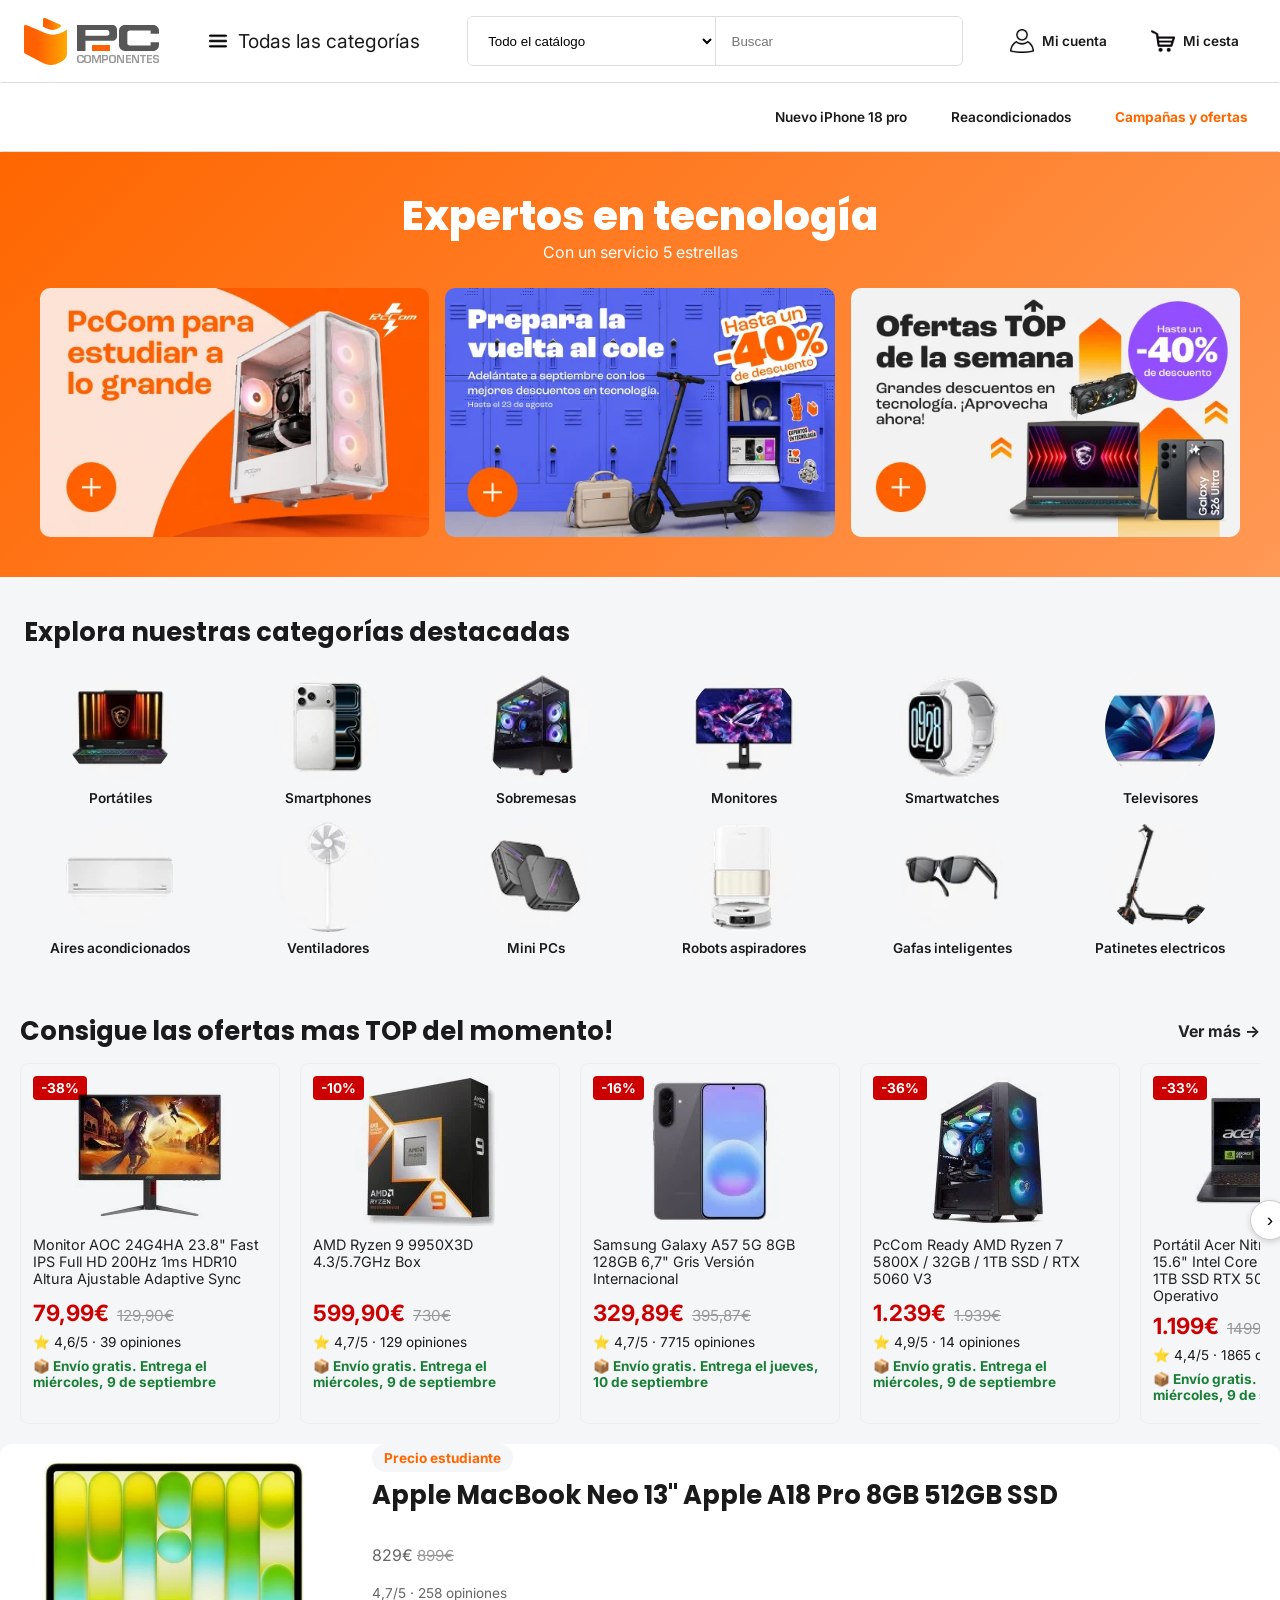
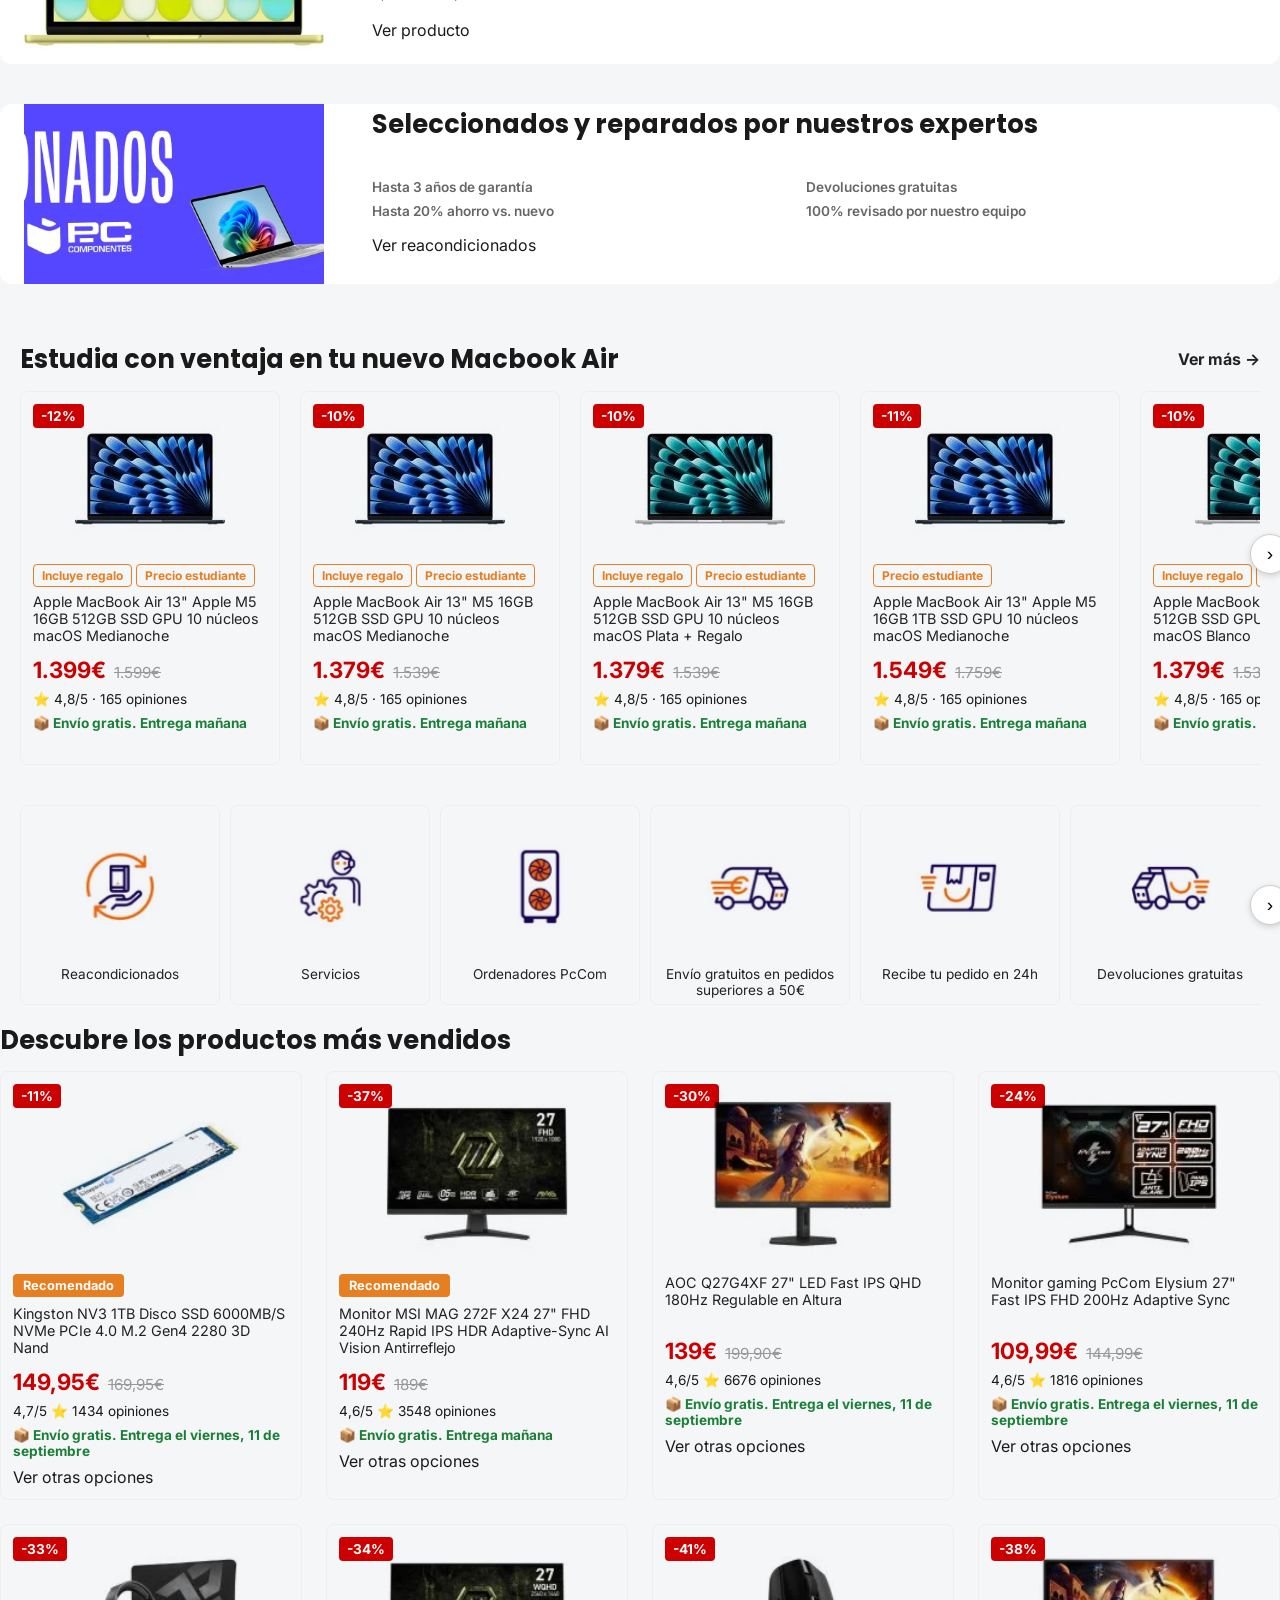
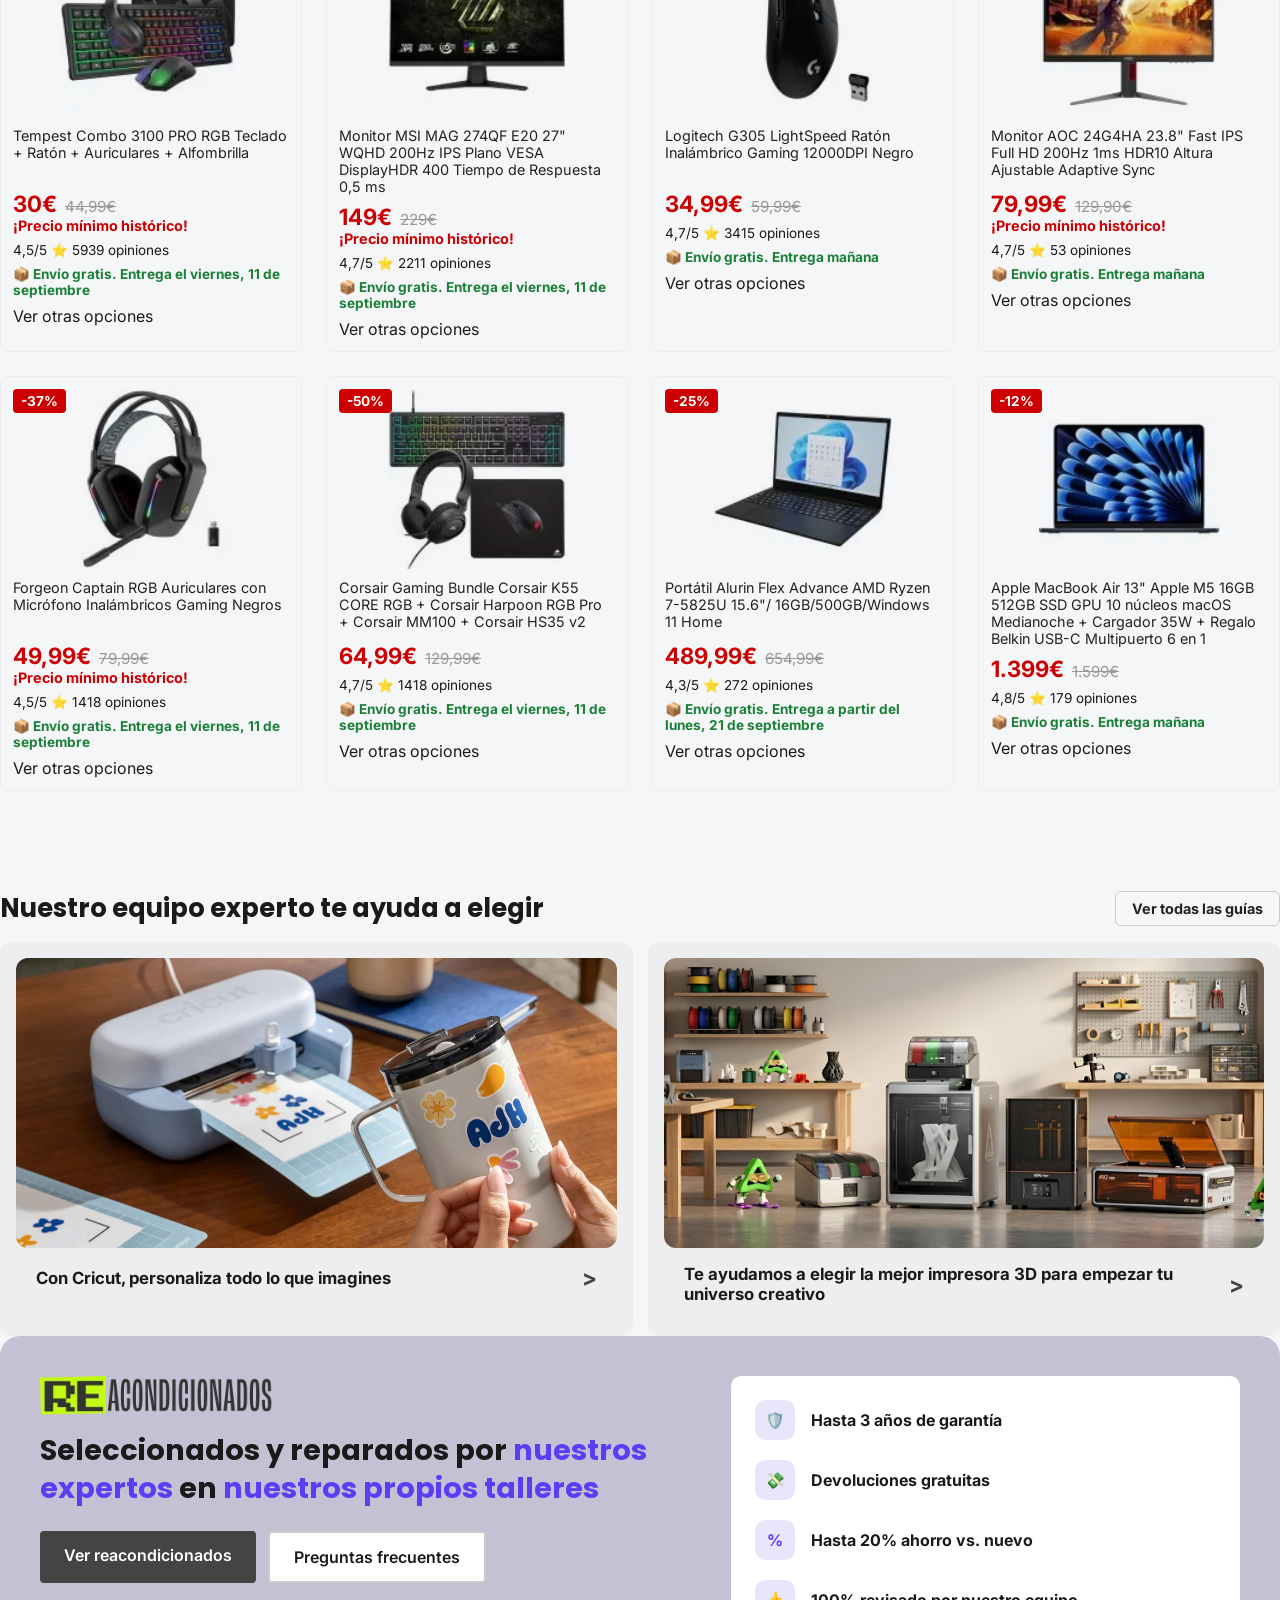
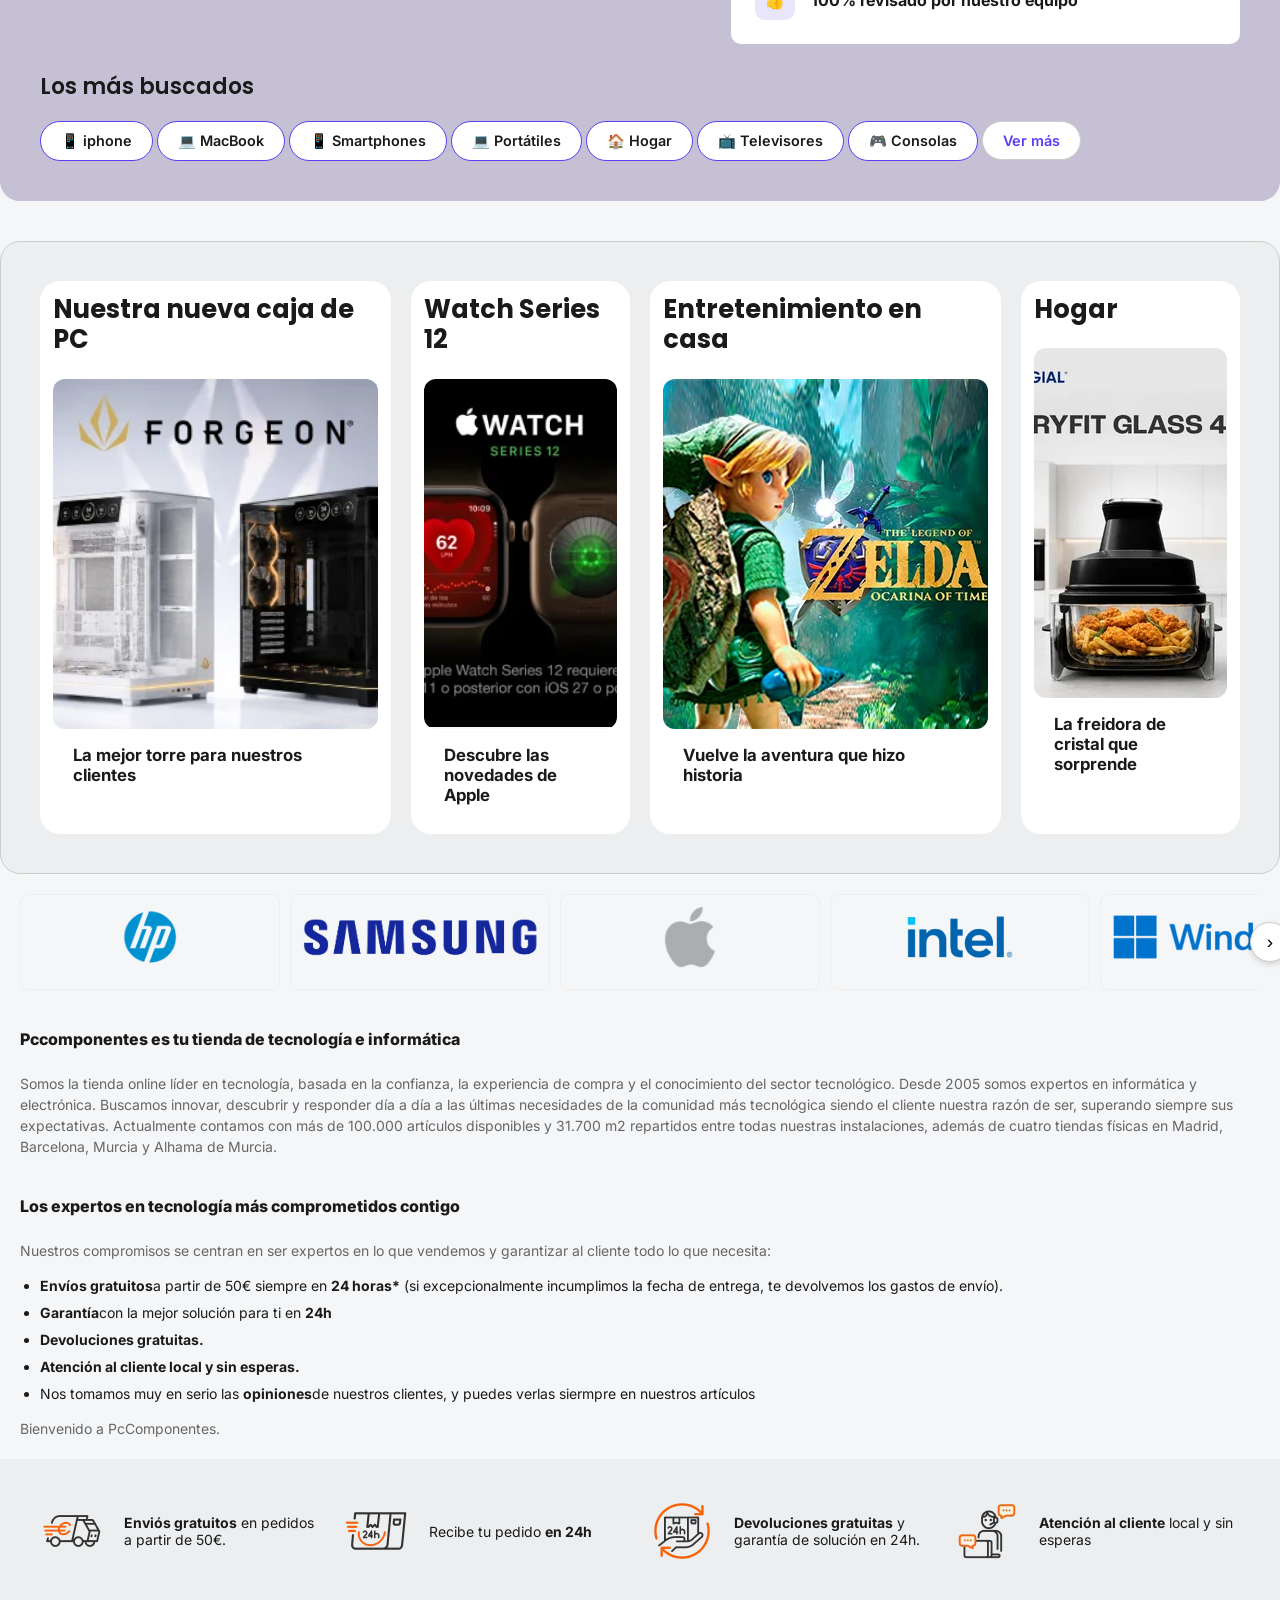
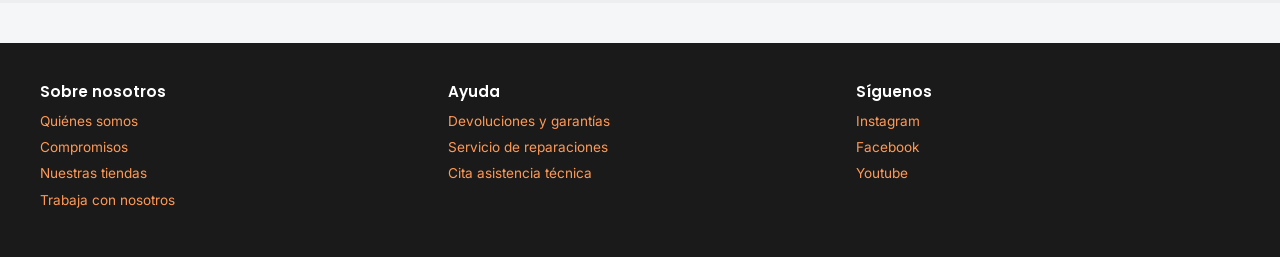
<file: index.html>
<!DOCTYPE html>
<html lang="es">
<head>
	<meta charset="UTF-8">
	<meta name="viewport" content="width=device-width, initial-scale=1.0">
	<title>PcComponentes</title>
	<link rel="preconnect" href="https://fonts.googleapis.com">
	<link rel="preconnect" href="https://fonts.gstatic.com" crossorigin>
	<link href="https://fonts.googleapis.com/css2?family=Poppins:wght@400;600;700;800&family=Inter:wght@400;500;600&display=swap" rel="stylesheet">
	<link rel="stylesheet" href="styles.css">
	<script src="main.js"></script>
</head>
<body>

	
	<header class="site-header">
		<div class="header-top">
			<a href="#" class="logo">
			<img src="img/logo-pccomponentes.svg" alt="Pccomponentes"></a>

			<a href="#categorias" class="btn-categorias">
				<img src="img/Favicon/menu.png" alt="Menu hamburguesa">
				Todas las categorías</a>

			<form class="buscador" role="search">
				<select>
					<option>Todo el catálogo</option>
				</select>
				<input type="search" placeholder="Buscar">
			</form>

			<nav class="header-actions" aria-label="Acciones de usuario">
				<ul>
					<li><a href="#">
						<img src="img/Favicon/usuario.png" alt="Usuario">
						Mi cuenta</a></li>
					<li><a href="#">
						<img src="img/Favicon/carrito-de-compras.png" alt="Carrito Compra">
						Mi cesta</a></li>
				</ul>
			</nav>
		</div>

		<nav class="main-nav" aria-label="Navegación principal">
			<ul>
				<li><a href="#">Nuevo iPhone 18 pro</a></li>
				<li><a href="#reacondicionados">Reacondicionados</a></li>
				<li><a href="#ofertas" class="destacado">Campañas y ofertas</a></li>
			</ul>
		</nav>
	</header>

	<main>

		
		<section class="hero" id="ofertas">
			<div class="hero-texto">
				<h1>Expertos en tecnología</h1>
				<p>Con un servicio 5 estrellas</p>
			</div>

			<ul class="hero-banners">
				<li><a href="#"><img src="img/500x320-pccom-estudiar-es.webp" alt="Banner Ofertas TOP"></a></li>
				<li><a href="#"><img src="img/Vuelta al cole.webp" alt="Banner Vuelta al cole"></a></li>
				<li><a href="#"><img src="img/Ofertas top.webp" alt="Banner PcCom estudiar"></a></li>
			</ul>
		</section>

		
		<section class="categorias" id="categorias">
			<h2>Explora nuestras categorías destacadas</h2>
			<ul class="lista-categorias">
				<li>
					<a href="http://127.0.0.1:5500/portatiles.html">
						<img src="img/categorias/portatiles.webp" alt="Portátiles">
						<span>Portátiles</span>
					</a>
				</li>
				<li>
					<a href="https://www.pccomponentes.com/categorias/smartphone-moviles?_gl=1*1nuqkcd*_up*MQ..*_gs*MQ..&gclid=CjwKCAjwwL_UBhAjEiwAEhuT5C_K4r7wXUgbX9_wp2qM4se9qGXRxZEc3P16gR-Ic-9u7gmKDWkrgxoCYIMQAvD_BwE">
						<img src="img/categorias/smartphones.webp" alt="Smartphones">
						<span>Smartphones</span>
					</a>
				</li>
				<li>
					<a href="https://www.pccomponentes.com/categorias/sobremesa?_gl=1*wfh2hg*_up*MQ..*_gs*MQ..&gclid=CjwKCAjwwL_UBhAjEiwAEhuT5LzD1tuvsYnE___JbYsIJrknt_RC7FuCiQHDIpjoFgP4RGKWHPWPsRoC-68QAvD_BwE">
						<img src="img/categorias/sobremesas.webp" alt="Sobremesas">
						<span>Sobremesas</span>
					</a>
				</li>
				<li>
					<a href="https://www.pccomponentes.com/categorias/monitores-pc?_gl=1*wfh2hg*_up*MQ..*_gs*MQ..&gclid=CjwKCAjwwL_UBhAjEiwAEhuT5LzD1tuvsYnE___JbYsIJrknt_RC7FuCiQHDIpjoFgP4RGKWHPWPsRoC-68QAvD_BwE">
						<img src="img/categorias/monitores.webp" alt="Monitores">
						<span>Monitores</span>
					</a>
				</li>
				<li>
					<a href="https://www.pccomponentes.com/categorias/smartwatch?_gl=1*198aumk*_up*MQ..*_gs*MQ..&gclid=CjwKCAjwwL_UBhAjEiwAEhuT5LzD1tuvsYnE___JbYsIJrknt_RC7FuCiQHDIpjoFgP4RGKWHPWPsRoC-68QAvD_BwE">
						<img src="img/categorias/smartwatches.webp" alt="Smartwatches">
						<span>Smartwatches</span>
					</a>
				</li>
				<li>
					<a href="https://www.pccomponentes.com/categorias/televisores?_gl=1*198aumk*_up*MQ..*_gs*MQ..&gclid=CjwKCAjwwL_UBhAjEiwAEhuT5LzD1tuvsYnE___JbYsIJrknt_RC7FuCiQHDIpjoFgP4RGKWHPWPsRoC-68QAvD_BwE">
						<img src="img/categorias/tvs.webp" alt="Televisores">
						<span>Televisores</span>
					</a>
				</li>
				<li>
					<a href="https://www.pccomponentes.com/categorias/aire-acondicionado?_gl=1*12xxs3l*_up*MQ..*_gs*MQ..&gclid=CjwKCAjwwL_UBhAjEiwAEhuT5LzD1tuvsYnE___JbYsIJrknt_RC7FuCiQHDIpjoFgP4RGKWHPWPsRoC-68QAvD_BwE">
						<img src="img/categorias/aires.webp" alt="Aires acondicionados">
						<span>Aires acondicionados</span>
					</a>
				</li>
				<li>
					<a href="https://www.pccomponentes.com/categorias/ventiladores-hogar?_gl=1*1x2ht2o*_up*MQ..*_gs*MQ..&gclid=CjwKCAjwwL_UBhAjEiwAEhuT5LzD1tuvsYnE___JbYsIJrknt_RC7FuCiQHDIpjoFgP4RGKWHPWPsRoC-68QAvD_BwE">
						<img src="img/categorias/ventiladores.webp" alt="Ventiladores">
						<span>Ventiladores</span>
					</a>
				</li>
				<li>
					<a href="https://www.pccomponentes.com/categorias/mini-pcs?_gl=1*1x2ht2o*_up*MQ..*_gs*MQ..&gclid=CjwKCAjwwL_UBhAjEiwAEhuT5LzD1tuvsYnE___JbYsIJrknt_RC7FuCiQHDIpjoFgP4RGKWHPWPsRoC-68QAvD_BwE">
						<img src="img/categorias/minipcs.webp" alt="Mini PCs">
						<span>Mini PCs</span>
					</a>
				</li>
				<li>
					<a href="https://www.pccomponentes.com/categorias/robot-aspiradoras?_gl=1*d1yo14*_up*MQ..*_gs*MQ..&gclid=CjwKCAjwwL_UBhAjEiwAEhuT5LzD1tuvsYnE___JbYsIJrknt_RC7FuCiQHDIpjoFgP4RGKWHPWPsRoC-68QAvD_BwE">
						<img src="img/categorias/robots.webp" alt="Robots aspiradores">
						<span>Robots aspiradores</span>
					</a>
				</li>
				<li>
					<a href="https://www.pccomponentes.com/categorias/gafas-inteligentes?_gl=1*d1yo14*_up*MQ..*_gs*MQ..&gclid=CjwKCAjwwL_UBhAjEiwAEhuT5LzD1tuvsYnE___JbYsIJrknt_RC7FuCiQHDIpjoFgP4RGKWHPWPsRoC-68QAvD_BwE">
						<img src="img/categorias/gafas.webp" alt="Gafas inteligentes">
						<span>Gafas inteligentes</span>
					</a>
				</li>
				<li>
					<a href="https://www.pccomponentes.com/categorias/patinetes-electricos?_gl=1*d1yo14*_up*MQ..*_gs*MQ..&gclid=CjwKCAjwwL_UBhAjEiwAEhuT5LzD1tuvsYnE___JbYsIJrknt_RC7FuCiQHDIpjoFgP4RGKWHPWPsRoC-68QAvD_BwE">
						<img src="img/categorias/patinetes.webp" alt="Patinetes electricos">
						<span>Patinetes electricos</span>
					</a>
				</li>
			</ul>
		</section>
		
		<!--  CARRUSEL OFERTAS TOP-->

		<section class="carrusel-lateral" aria-label="Consigue las ofertas más TOP del momento!">
			<div class="titulo">
				<h2>Consigue las ofertas mas TOP del momento!</h2>
				<a href="#" class="ver-mas">Ver más -></a>
			</div>


			<div class="carrusel">
    			<div class="card">
      				<span class="badge">-38%</span>
					<a href="https://www.pccomponentes.com/monitor-aoc-24g4ha-23-8-fast-ips-full-hd-200hz-1ms-hdr10-altura-ajustable-adaptive-sync" class="card-link">
      				<img src="img/Ofertas Top/monitor.webp" alt="Monitor AOC">
      				<div class="nombre">Monitor AOC 24G4HA 23.8" Fast IPS Full HD 200Hz 1ms HDR10 Altura Ajustable Adaptive Sync</div>
      				<div><span class="precio-actual">79,99€</span><span class="precio-anterior">129,90€</span></div>
      				<div class="valoracion">⭐ 4,6/5 · 39 opiniones</div>
      				<div class="envio">📦 Envío gratis. Entrega el miércoles, 9 de septiembre</div>
					</a>
    			</div>

			<div class="card">
      			<span class="badge">-10%</span>
				<a href="https://www.pccomponentes.com/procesador-amd-ryzen-9-9950x3d-4-3-5-7ghz-box" class="card-link">
      			<img src="img/Ofertas Top/procesador.webp" alt="AMD Ryzen 9">
      			<div class="nombre">AMD Ryzen 9 9950X3D 4.3/5.7GHz Box</div>
      			<div><span class="precio-actual">599,90€</span><span class="precio-anterior">730€</span></div>
      			<div class="valoracion">⭐ 4,7/5 · 129 opiniones</div>
      			<div class="envio">📦 Envío gratis. Entrega el miércoles, 9 de septiembre</div>
				</a>
    		</div>


			<div class="card">
      			<span class="badge">-16%</span>
				<a href="https://www.pccomponentes.com/samsung-galaxy-a57-5g-8gb-128gb-6-7-gris-version-internacional" class="car-link">
      			<img src="img/Ofertas Top/samsung.webp" alt="MacBook Air">
      			<div class="nombre">Samsung Galaxy A57 5G 8GB 128GB 6,7" Gris Versión Internacional</div>
      			<div><span class="precio-actual">329,89€</span><span class="precio-anterior">395,87€</span></div>
      			<div class="valoracion">⭐ 4,7/5 · 7715 opiniones</div>
      			<div class="envio">📦 Envío gratis. Entrega el jueves, 10 de septiembre</div>
				</a>
    		</div>


			<div class="card">
      			<span class="badge">-36%</span>
				<a href="https://www.pccomponentes.com/pccom-ready-amd-ryzen-7-5800x-32gb-1tb-ssd-rtx-5060-v2-windows-11-home" class="card-link">
      			<img src="img/Ofertas Top/pccom.webp" alt="Pccom">
      			<div class="nombre">PcCom Ready AMD Ryzen 7 5800X / 32GB / 1TB SSD / RTX 5060 V3</div>
      			<div><span class="precio-actual">1.239€</span><span class="precio-anterior">1.939€</span></div>
      			<div class="valoracion">⭐ 4,9/5 · 14 opiniones</div>
      			<div class="envio">📦 Envío gratis. Entrega el miércoles, 9 de septiembre</div>
				</a>
    		</div>

			
			<div class="card">
      			<span class="badge">-33%</span>
				<a href="https://www.pccomponentes.com/portatil-acer-nitro-v-15-anv15-52-156-intel-core-i9-13900h-32gb-1tb-ssd-rtx-5060-sin-sistema-operativo" class="card-link">
      			<img src="img/Ofertas Top/acer nitro.webp" alt="Portatil Acer Nitro">
      			<div class="nombre">Portátil Acer Nitro V 15 ANV15-52 15.6" Intel Core i9-13900H 32GB 1TB SSD RTX 5060 Sin Sistema Operativo</div>
      			<div><span class="precio-actual">1.199€</span><span class="precio-anterior">1499€</span></div>
      			<div class="valoracion">⭐ 4,4/5 · 1865 opiniones</div>
      			<div class="envio">📦 Envío gratis. Entrega el miércoles, 9 de septiembre</div>
				</a>
    		</div>

			<div class="card">
      			<span class="badge">-39%</span>
				<a href="https://www.pccomponentes.com/owlotech-manager-mesa-de-escritorio-regulable-en-altura-con-motor-120x60cm-negra" class="card-link">
      			<img src="img/Ofertas Top/mesa.webp" alt="Mesa Elevable">
      			<div class="nombre">Owlotech Manager Mesa de Escritorio Regulable en Altura con Motor 120x60cm Negra</div>
      			<div><span class="precio-actual">139,98€</span><span class="precio-anterior">229,99€</span></div>
      			<div class="valoracion">⭐ 4,6/5 · 101 opiniones</div>
      			<div class="envio">📦 Envío gratis. Entrega el miércoles, 9 de septiembre</div>
				</a>
    		</div>
			
			<div class="card">
      			<span class="badge">-36%</span>
				<a href="https://www.pccomponentes.com/freidora-de-aire-cosori-dual-blaze-twinfry-con-revestimiento-ceramico-10l-2800w-doble-cesta-gris" class="card-link">
      			<img src="img/Ofertas Top/freifora.jpg" alt="Freidora aire">
      			<div class="nombre">Freidora de aire Cosori Dual Blaze Twinfry con revestimiento cerámico, 10L, 2800W, Doble cesta, Gris</div>
      			<div><span class="precio-actual">189€</span><span class="precio-anterior">299€</span></div>
      			<div class="valoracion">⭐ 4,8/5 · 316 opiniones</div>
      			<div class="envio">📦 Envío gratis. Entrega el miércoles, 10 de septiembre</div>
				</a>
    		</div>
  		</div>

		<button class="flecha flecha-izq" onclick="desplazar(this, -1)" aria-label="Ver producto anterior">‹</button>
		<button class="flecha flecha-der" onclick="desplazar(this, 1)" aria-label="Ver siguiente producto">›</button>

		</section>

		<article class="producto-destacado">
			<img src="img/1750-apple-macbook-neo-13-apple-a18-pro-8gb-512gb-ssd-gpu-5-nucleos-macos-touch-id-citrico.webp" alt="Apple MacBook Neo 13 pulgadas color Índigo">
			<div class="producto-info">
				<p class="etiqueta">Precio estudiante</p>
				<h2>Apple MacBook Neo 13" Apple A18 Pro 8GB 512GB SSD</h2>
				<p class="precio">829€ <span class="precio-anterior">899€</span></p>
				<p class="valoracion">4,7/5 · 258 opiniones</p>
				<a class="btn-comprar"
				   href="https://www.pccomponentes.com/portatil-apple-macbook-neo-13-apple-a18-pro-8gb-512gb-ssd-gpu-5-nucleos-macos-touch-id-indigo"
				   target="_blank" rel="noopener">Ver producto</a>
			</div>
		</article>

		
		<section class="banner-reacondicionados" id="reacondicionados">
			<img src="img/1560x250.webp" alt="Productos reacondicionados">
			<div class="banner-texto">
				<h2>Seleccionados y reparados por nuestros expertos</h2>
				<ul class="ventajas-reacos">
					<li>Hasta 3 años de garantía</li>
					<li>Devoluciones gratuitas</li>
					<li>Hasta 20% ahorro vs. nuevo</li>
					<li>100% revisado por nuestro equipo</li>
				</ul>
				<a class="btn-comprar" href="#">Ver reacondicionados</a>
			</div>
		</section>

		<section class="carrusel-lateral" aria-label="Consigue las ofertas más TOP del momento!">
			<div class="titulo">
				<h2>Estudia con ventaja en tu nuevo Macbook Air</h2>
				<a href="#" class="ver-mas">Ver más -></a>
			</div>


			<div class="carrusel">
    			<div class="card">
      				<span class="badge">-12%</span>
					<a href="https://www.pccomponentes.com/portatil-apple-macbook-air-13-apple-m5-16gb-512gb-ssd-gpu-10-nucleos-macos-medianoche-plus-cargador-35w" class="card-link">
      				<img src="img/Macbook/1915-apple-macbook-air-13-apple-m5-16gb-512gb-ssd-gpu-8-nucleos-macos-medianoche-cargador-35w-ff319209-e38e-44bb-a7d1-b6a0992cb5a9.webp" alt="MacBook Air">
      				<div><span class="tag">Incluye regalo</span><span class="tag">Precio estudiante</span></div>
      				<div class="nombre">Apple MacBook Air 13" Apple M5 16GB 512GB SSD GPU 10 núcleos macOS Medianoche</div>
      				<div><span class="precio-actual">1.399€</span><span class="precio-anterior">1.599€</span></div>
      				<div class="valoracion">⭐ 4,8/5 · 165 opiniones</div>
      				<div class="envio">📦 Envío gratis. Entrega mañana</div>
					</a>
    			</div>

			<div class="card">
      			<span class="badge">-10%</span>
				<a href="https://www.pccomponentes.com/portatil-apple-macbook-air-13-m5-16gb-512gb-ssd-gpu-10-nucleos-macos-medianoche" class="card-link">
      			<img src="img/Macbook/1915-apple-macbook-air-13-apple-m5-16gb-512gb-ssd-gpu-8-nucleos-macos-medianoche-cargador-35w-ff319209-e38e-44bb-a7d1-b6a0992cb5a9.webp" alt="MacBook Air">
      			<div><span class="tag">Incluye regalo</span><span class="tag">Precio estudiante</span></div>
      			<div class="nombre">Apple MacBook Air 13" M5 16GB 512GB SSD GPU 10 núcleos macOS Medianoche</div>
      			<div><span class="precio-actual">1.379€</span><span class="precio-anterior">1.539€</span></div>
      			<div class="valoracion">⭐ 4,8/5 · 165 opiniones</div>
      			<div class="envio">📦 Envío gratis. Entrega mañana</div>
				</a>
    		</div>


			<div class="card">
      			<span class="badge">-10%</span>
				<a href="https://www.pccomponentes.com/portatil-apple-macbook-air-13-apple-m5-16gb-512gb-ssd-gpu-10-nucleos-macos-plata-plus-cargador-35w" class="card-link">
      			<img src="img/Macbook/verde.webp" alt="MacBook Air">
      			<div><span class="tag">Incluye regalo</span><span class="tag">Precio estudiante</span></div>
      			<div class="nombre">Apple MacBook Air 13" M5 16GB 512GB SSD GPU 10 núcleos macOS Plata + Regalo</div>
      			<div><span class="precio-actual">1.379€</span><span class="precio-anterior">1.539€</span></div>
      			<div class="valoracion">⭐ 4,8/5 · 165 opiniones</div>
      			<div class="envio">📦 Envío gratis. Entrega mañana</div>
				</a>
    		</div>


			<div class="card">
      			<span class="badge">-11%</span>
				<a href="https://www.pccomponentes.com/apple-macbook-air-13-apple-m5-16gb-1tb-ssd-gpu-10-nucleos-macos-medianoche" class="card-link">
      			<img src="img/Macbook/1915-apple-macbook-air-13-apple-m5-16gb-512gb-ssd-gpu-8-nucleos-macos-medianoche-cargador-35w-ff319209-e38e-44bb-a7d1-b6a0992cb5a9.webp" alt="MacBook Air">
      			<div><span class="tag">Precio estudiante</span></div>
      			<div class="nombre">Apple MacBook Air 13" Apple M5 16GB 1TB SSD GPU 10 núcleos macOS Medianoche</div>
      			<div><span class="precio-actual">1.549€</span><span class="precio-anterior">1.759€</span></div>
      			<div class="valoracion">⭐ 4,8/5 · 165 opiniones</div>
      			<div class="envio">📦 Envío gratis. Entrega mañana</div>
				</a>
    		</div>

			<div class="card">
      			<span class="badge">-10%</span>
				<a href="https://www.pccomponentes.com/portatil-apple-macbook-air-13-apple-m5-16gb-512gb-ssd-gpu-10-nucleos-mac-os-blanco-estrella-plus-cargador-35w" class="card-link"> 
      			<img src="img/Macbook/verde.webp" alt="MacBook Air">
      			<div><span class="tag">Incluye regalo</span><span class="tag">Precio estudiante</span></div>
      			<div class="nombre">Apple MacBook Air 13" M5 16GB 512GB SSD GPU 10 núcleos macOS Blanco</div>
      			<div><span class="precio-actual">1.379€</span><span class="precio-anterior">1.539€</span></div>
      			<div class="valoracion">⭐ 4,8/5 · 165 opiniones</div>
      			<div class="envio">📦 Envío gratis. Entrega mañana</div>
				</a>
    		</div>

			<div class="card">
      			<span class="badge">-10%</span>
				<a href="https://www.pccomponentes.com/portatil-apple-macbook-air-13-apple-m5-16gb-512gb-ssd-gpu-10-nucleos-mac-os-blanco-estrella-plus-cargador-35w" class="card-link">
      			<img src="img/Macbook/dorado.jpg" alt="MacBook Air">
      			<div><span class="tag">Incluye regalo</span><span class="tag">Precio estudiante</span></div>
      			<div class="nombre">Apple MacBook Air 13" Apple M5 16 GB 512GB SSD GPU 10 núcleos macOS Blanco Estrella + Regalo Belkin USB-C Multipuerto 6 en 1</div>
      			<div><span class="precio-actual">1.379€</span><span class="precio-anterior">1.539€</span></div>
      			<div class="valoracion">⭐ 4,8/5 · 165 opiniones</div>
      			<div class="envio">📦 Envío gratis. Entrega mañana</div>
				</a>
    		</div>
			
  		</div>
		<button class="flecha flecha-izq" onclick="desplazar(this, -1)" aria-label="Ver producto anterior">‹</button>
		<button class="flecha flecha-der" onclick="desplazar(this, 1)" aria-label="Ver siguiente producto">›</button>

		</section>

		<section class="carrusel-lateral carrusel-compacto">

			<div class="carrusel">

				<div class="card">
					<a href="https://www.pccomponentes.com/landings/reacondicionados" class="card-link">
					<img src="img/servicios/reaco.webp" alt="Reacondicionados">
					<div class="pie">Reacondicionados</div>
					</a>
				</div>

				<div class="card">
					<a href="https://www.pccomponentes.com/landings/servicios" class="card-link">
					<img src="img/servicios/servicios.webp" alt="Servicios">
					<div class="pie">Servicios</div>
					</a>
				</div>

				<div class="card">
					<a href="https://www.pccomponentes.com/landings/pccom" class="card-link">
					<img src="img/servicios/ordenadores pccom.webp" alt="Ordenadores">
					<div class="pie">Ordenadores PcCom</div>
					</a>
				</div>

				<div class="card">
					<a href="https://help.pccomponentes.com/hc/es-es/articles/19504957135517-Promoci%C3%B3n-de-env%C3%ADo-gratuito" class="car-link">
					<img src="img/servicios/envio gratis.webp" alt="Envio gratis">
					<div class="pie">Envío gratuitos en pedidos superiores a 50€</div>
					</a>
				</div>

				<div class="card">
					<a href="https://help.pccomponentes.com/hc/es-es/articles/19504278450461-Plazos-de-entrega" class="car-link">
					<img src="img/servicios/24 horas.webp" alt="24 horas">
					<div class="pie">Recibe tu pedido en 24h</div>
					</a>
				</div>

				<div class="card">
					<a href="https://help.pccomponentes.com/hc/es-es/articles/21624280186397-Devolver-un-producto" class="car-link">
					<img src="img/servicios/dev gratuitas.webp" alt="Devoluciones">
					<div class="pie">Devoluciones gratuitas</div>
					</a>
				</div>

				<div class="card">
					<a href="https://help.pccomponentes.com/hc/es-es/categories/19806195784221-garantias-y-devoluciones">
					<img src="img/servicios/garantia.webp" alt="Garantía">
					<div class="pie">Garantía de solución en 24h</div>
					</a>
				</div>

			</div>

			<button class="flecha flecha-izq" onclick="desplazar(this, -1)" aria-label="Ver producto anterior">‹</button>
			<button class="flecha flecha-der" onclick="desplazar(this, 1)" aria-label="Ver siguiente producto">›</button>

		</section>


		<section class="productos-galeria" aria-label="Descubre los productos más vendidos">
			<div class="titulo">
				<h2>Descubre los productos más vendidos</h2>
			</div>

			<div class="galeria">
				<div class="card">
					<span class="badge">-11%</span>
					<img src="img/Galeria/ram.webp" alt="Kingston ram">
					<span class="etiqueta-recomendado">Recomendado</span>
					<div class="nombre">Kingston NV3 1TB Disco SSD 6000MB/S NVMe PCIe 4.0 M.2 Gen4 2280 3D Nand</div>
					<div><span class="precio-actual">149,95€</span><span class="precio-anterior">169,95€</span></div>
					<div class="valoracion">4,7/5 ⭐ 1434 opiniones</div>
					<div class="envio">📦 Envío gratis. Entrega el viernes, 11 de septiembre</div>
					<a href="#" class="ver-otras">Ver otras opciones</a>
				</div>
				<div class="card">
					<span class="badge">-37%</span>
					<img src="img/Galeria/monitor msi.webp" alt="MAG 272F">
					<span class="etiqueta-recomendado">Recomendado</span>
					<div class="nombre">Monitor MSI MAG 272F X24 27" FHD 240Hz Rapid IPS HDR Adaptive-Sync AI Vision Antirreflejo</div>
					<div><span class="precio-actual">119€</span><span class="precio-anterior">189€</span></div>
					<div class="valoracion">4,6/5 ⭐ 3548 opiniones</div>
					<div class="envio">📦 Envío gratis. Entrega mañana</div>
					<a href="#" class="ver-otras">Ver otras opciones</a>
				</div>
				<div class="card">
					<span class="badge">-30%</span>
					<img src="img/Galeria/monitor aoc.webp" alt="Q27G4XF">
					<div class="nombre">AOC Q27G4XF 27" LED Fast IPS QHD 180Hz Regulable en Altura</div>
					<div><span class="precio-actual">139€</span><span class="precio-anterior">199,90€</span></div>
					<div class="valoracion">4,6/5 ⭐ 6676 opiniones</div>
					<div class="envio">📦 Envío gratis. Entrega el viernes, 11 de septiembre</div>
					<a href="#" class="ver-otras">Ver otras opciones</a>
				</div>
				<div class="card">
					<span class="badge">-24%</span>
					<img src="img/Galeria/monitor pccom.webp" alt="Elysium 27">
					<div class="nombre">Monitor gaming PcCom Elysium 27" Fast IPS FHD 200Hz Adaptive Sync</div>
					<div><span class="precio-actual">109,99€</span><span class="precio-anterior">144,99€</span></div>
					<div class="valoracion">4,6/5 ⭐ 1816 opiniones</div>
					<div class="envio">📦 Envío gratis. Entrega el viernes, 11 de septiembre</div>
					<a href="#" class="ver-otras">Ver otras opciones</a>
				</div>
				<div class="card">
					<span class="badge">-33%</span>
					<img src="img/Galeria/tempest combo.webp" alt="Tempest combo">
					<div class="nombre">Tempest Combo 3100 PRO RGB Teclado + Ratón + Auriculares + Alfombrilla</div>
					<div><span class="precio-actual">30€</span><span class="precio-anterior">44,99€</span></div>
					<div class="precio-minimo">¡Precio mínimo histórico!</div>
					<div class="valoracion">4,5/5 ⭐ 5939 opiniones</div>
					<div class="envio">📦 Envío gratis. Entrega el viernes, 11 de septiembre</div>
					<a href="#" class="ver-otras">Ver otras opciones</a>
				</div>
				<div class="card">
					<span class="badge">-34%</span>
					<img src="img/Galeria/monitor msi 200.webp" alt="Msi 200">
					<div class="nombre">Monitor MSI MAG 274QF E20 27" WQHD 200Hz IPS Plano VESA DisplayHDR 400 Tiempo de Respuesta 0,5 ms</div>
					<div><span class="precio-actual">149€</span><span class="precio-anterior">229€</span></div>
					<div class="precio-minimo">¡Precio mínimo histórico!</div>
					<div class="valoracion">4,7/5 ⭐ 2211 opiniones</div>
					<div class="envio">📦 Envío gratis. Entrega el viernes, 11 de septiembre</div>
					<a href="#" class="ver-otras">Ver otras opciones</a>
				</div>
				<div class="card">
					<span class="badge">-41%</span>
					<img src="img/Galeria/logitech.webp" alt="Logitech">
					<div class="nombre">Logitech G305 LightSpeed Ratón Inalámbrico Gaming 12000DPI Negro</div>
					<div><span class="precio-actual">34,99€</span><span class="precio-anterior">59,99€</span></div>
					<div class="valoracion">4,7/5 ⭐ 3415 opiniones</div>
					<div class="envio">📦 Envío gratis. Entrega mañana</div>
					<a href="#" class="ver-otras">Ver otras opciones</a>
				</div>
				<div class="card">
					<span class="badge">-38%</span>
					<img src="img/Galeria/monitor aoc 200.webp" alt="AOC 200">
					<div class="nombre">Monitor AOC 24G4HA 23.8" Fast IPS Full HD 200Hz 1ms HDR10 Altura Ajustable Adaptive Sync</div>
					<div><span class="precio-actual">79,99€</span><span class="precio-anterior">129,90€</span></div>
					<div class="precio-minimo">¡Precio mínimo histórico!</div>
					<div class="valoracion">4,7/5 ⭐ 53 opiniones</div>
					<div class="envio">📦 Envío gratis. Entrega mañana</div>
					<a href="#" class="ver-otras">Ver otras opciones</a>
				</div>
				<div class="card">
					<span class="badge">-37%</span>
					<img src="img/Galeria/forgeon captain.webp" alt="Forgeon Captain">
					<div class="nombre">Forgeon Captain RGB Auriculares con Micrófono Inalámbricos Gaming Negros</div>
					<div><span class="precio-actual">49,99€</span><span class="precio-anterior">79,99€</span></div>
					<div class="precio-minimo">¡Precio mínimo histórico!</div>
					<div class="valoracion">4,5/5 ⭐ 1418 opiniones</div>
					<div class="envio">📦 Envío gratis. Entrega el viernes, 11 de septiembre</div>
					<a href="#" class="ver-otras">Ver otras opciones</a>
				</div>
				<div class="card">
					<span class="badge">-50%</span>
					<img src="img/Galeria/corsair gaming.webp" alt="Corsair gaming">
					<div class="nombre">Corsair Gaming Bundle Corsair K55 CORE RGB + Corsair Harpoon RGB Pro + Corsair MM100 + Corsair HS35 v2</div>
					<div><span class="precio-actual">64,99€</span><span class="precio-anterior">129,99€</span></div>
					<div class="valoracion">4,7/5 ⭐ 1418 opiniones</div>
					<div class="envio">📦 Envío gratis. Entrega el viernes, 11 de septiembre</div>
					<a href="#" class="ver-otras">Ver otras opciones</a>
				</div>
				<div class="card">
					<span class="badge">-25%</span>
					<img src="img/Galeria/portatil alurion.webp" alt="Portatil Alurin">
					<div class="nombre">Portátil Alurin Flex Advance AMD Ryzen 7-5825U 15.6"/ 16GB/500GB/Windows 11 Home</div>
					<div><span class="precio-actual">489,99€</span><span class="precio-anterior">654,99€</span></div>
					<div class="valoracion">4,3/5 ⭐ 272 opiniones</div>
					<div class="envio">📦 Envío gratis. Entrega a partir del lunes, 21 de septiembre</div>
					<a href="#" class="ver-otras">Ver otras opciones</a>
				</div>
				<div class="card">
					<span class="badge">-12%</span>
					<img src="img/Galeria/macbook air.webp" alt="Macbook Air">
					<div class="nombre">Apple MacBook Air 13" Apple M5 16GB 512GB SSD GPU 10 núcleos macOS Medianoche + Cargador 35W + Regalo Belkin USB-C Multipuerto 6 en 1</div>
					<div><span class="precio-actual">1.399€</span><span class="precio-anterior">1.599€</span></div>
					<div class="valoracion">4,8/5 ⭐ 179 opiniones</div>
					<div class="envio">📦 Envío gratis. Entrega mañana</div>
					<a href="#" class="ver-otras">Ver otras opciones</a>
				</div>
			</div>

		</section>

		<section class="equipo-experto" aria-label="Nuestro equipo experto te ayuda a elegir">
			<div class="titulo">
				<h2>Nuestro equipo experto te ayuda a elegir</h2>
				<a href="#" class="ver-guias">Ver todas las guías</a>
			</div>

			<div class="guias-grid">

				<a href="#" class="guias">
					<img src="img/cricut-maquina-corte.webp" alt="Cricut maquina">
					<div class="PieGuia">
						<span>Con Cricut, personaliza todo lo que imagines</span>
						<span class="flecha-guia">></span>
					</div>
				</a>

				<a href="#" class="guias">
					<img src="img/unnamed-13-3.jpg" alt="Impresoras 3D">
					<div class="PieGuia">
						<span>Te ayudamos a elegir la mejor impresora 3D para empezar tu universo creativo</span>
						<span class="flecha-guia">></span>
					</div>
				</a>
			</div>	
		</section>


		<section class="reacondicionados" id="reacondicionados">
			<div class="reaco-principal">
				<img src="img/titular reacondicionados.webp" alt="RE Acondicionados" class="reaco-logo">
				<h2 class="reaco-titulo">
					Seleccionados y reparados por <span class="destacado">nuestros expertos</span>
					en <span class="destacado">nuestros propios talleres</span>
				</h2>
				<div class="reaco-botones">
					<a href="#" class="btn-oscuro">Ver reacondicionados</a>
					<a href="#" class="btn-outline">Preguntas frecuentes</a>
				</div>
			</div>

			<div class="reaco-ventajas">

				<div class="ventaja-item">
					<span class="ventaja-icono">🛡️</span>
					<span>Hasta 3 años de garantía</span>
				</div>
				<div class="ventaja-item">
					<span class="ventaja-icono">💸</span>
					<span>Devoluciones gratuitas</span>
				</div>
				<div class="ventaja-item">
					<span class="ventaja-icono">%</span>
					<span>Hasta 20% ahorro vs. nuevo</span>
				</div>
				<div class="ventaja-item">
					<span class="ventaja-icono">👍</span>
					<span>100% revisado por nuestro equipo</span>
				</div>
			</div>

			<div class="reaco-buscados">
				<h3>Los más buscados</h3>
				<div class="pills">
					<a href="#" class="pill">📱 iphone</a>
					<a href="#" class="pill">💻 MacBook</a>
					<a href="#" class="pill">📱 Smartphones</a>
					<a href="#" class="pill">💻 Portátiles</a>
					<a href="#" class="pill">🏠 Hogar</a>
					<a href="#" class="pill">📺 Televisores</a>
					<a href="#" class="pill">🎮 Consolas</a>
					<a href="#" class="pill pill-mas">Ver más</a>
				</div>
			</div>
		</section>


		<section class="Baner-novedades" aria-label="Descubre nuestras novedades">
			
			</div>
			<div class="grid-novedades">
	
				<a href="#" class="novedades">
					<h2>Nuestra nueva caja de PC</h2>
					<img src="img/Novedades/Caja.webp" alt="Carcasa">
					<div class="PieNovedades">
						<span>La mejor torre para nuestros clientes</span>
					</div>
				</a>

				<a href="#" class="novedades">
					<h2>Watch Series 12</h2>
					<img src="img/Novedades/apple.webp" alt="apple">
					<div class="PieNovedades">
						<span>Descubre las novedades de Apple</span>
					</div>
				</a>

				<a href="#" class="novedades">
					<h2>Entretenimiento en casa</h2>
					<img src="img/Novedades/zelda.webp" alt="Entretenimiento">
					<div class="PieNovedades">
						<span>Vuelve la aventura que hizo historia</span>
					</div>
				</a>

				<a href="#" class="novedades">
					<h2>Hogar</h2>
					<img src="img/Novedades/hogar.webp" alt="Freidora">
					<div class="PieNovedades">
						<span>La freidora de cristal que sorprende</span>
					</div>
				</a>
			</div>


		</section>

		<section class="carrusel-lateral carrusel-compacto">

			<div class="carrusel">
				<div class="card-marcas">
					<a href="" class="card-link"></a>
					<img src="img/Marcas/hp.webp" alt="hp">
				</div>
				<div class="card-marcas">
					<a href="" class="card-link"></a>
					<img src="img/Marcas/samsung.webp" alt="samsung">
				</div>
				<div class="card-marcas">
					<a href="" class="card-link"></a>
					<img src="img/Marcas/mac.webp" alt="apple">
				</div>
				<div class="card-marcas">
					<a href="" class="card-link"></a>
					<img src="img/Marcas/intel.webp" alt="intel">
				</div>
				<div class="card-marcas">
					<a href="" class="card-link"></a>
					<img src="img/Marcas/windows11.webp" alt="windows">
				</div>
				<div class="card-marcas">
					<a href="" class="card-link"></a>
					<img src="img/Marcas/corsair.webp" alt="corsair">
				</div>
				<div class="card-marcas">
					<a href="" class="card-link"></a>
					<img src="img/Marcas/chromebook.webp" alt="chromebook">
				</div>
				<div class="card-marcas">
					<a href="" class="card-link"></a>
					<img src="img/Marcas/logitech-logo.webp" alt="logitech">
				</div>
				<div class="card-marcas">
					<a href="" class="card-link"></a>
					<img src="img/Marcas/asus.webp" alt="asus">
				</div>


			<button class="flecha flecha-izq" onclick="desplazar(this, -1)" aria-label="Ver producto anterior">‹</button>
			<button class="flecha flecha-der" onclick="desplazar(this, 1)" aria-label="Ver siguiente producto">›</button>


			</div>
		</section>

		<article class="Pie-pagina">
			<h2>Pccomponentes es tu tienda de tecnología e informática</h2>
			<p>Somos la tienda online líder en tecnología, basada en la confianza, la experiencia de compra y el conocimiento del sector tecnológico. 
			Desde 2005 somos expertos en informática y electrónica. Buscamos innovar, descubrir y responder día a día a las últimas necesidades de la comunidad más tecnológica siendo el cliente nuestra razón de ser, superando siempre sus expectativas.
			Actualmente contamos con más de 100.000 artículos disponibles y 31.700 m2 repartidos entre todas nuestras instalaciones, además de cuatro tiendas físicas en Madrid, Barcelona, Murcia y Alhama de Murcia.
			</p>

		</article>

		<article class="Pie-pagina">
			<h2>Los expertos en tecnología más comprometidos contigo</h2>

			<p>Nuestros <a href="#">compromisos</a> se centran en ser expertos en lo que vendemos y garantizar al cliente todo lo que necesita:</p>

			<ul class="lista-pie">
				<li><strong>Envíos gratuitos</strong>a partir de 50€ siempre en <strong>24 horas*</strong> (si excepcionalmente incumplimos la fecha de entrega, te devolvemos los gastos de envío).</li>
				<li><strong>Garantía</strong>con la mejor solución para ti en <strong>24h</strong></li>
				<li><strong>Devoluciones gratuitas.</strong></li>
				<li><strong>Atención al cliente local y sin esperas.</strong></li>
				<li>Nos tomamos muy en serio las <strong>opiniones</strong>de nuestros clientes, y puedes verlas siermpre en nuestros artículos</li>
			</ul>
			<p>Bienvenido a PcComponentes.</p>
		</article>

		<section class="pie-servicios">
			<div class="card-pie">
				<img src="img/Pie-pagina/truckdelivery.webp" alt="Envios gratuitos">
				<a href="#"><strong>Enviós gratuitos</strong> en pedidos a partir de 50€.</a>
			</div>
			<div class="card-pie">
				<img src="img/Pie-pagina/delivery24h.webp" alt="24horas">
				<a href="#">Recibe tu pedido <strong>en 24h</strong></a>
			</div>
			<div class="card-pie">
				<img src="img/Pie-pagina/solution24h.webp" alt="devoluciones gratuitas">
				<a href="#"><strong>Devoluciones gratuitas</strong> y garantía de solución en 24h.</a>
			</div>
			<div class="card-pie">
				<img src="img/Pie-pagina/atc.webp" alt="att">
				<a href="#"><strong>Atención al cliente</strong> local y sin esperas</a>
			</div>
		</section>


	</main>

	<script>
  			function desplazar(boton, direccion) {
    			const carrusel = boton.closest('section').querySelector('.carrusel');
    			carrusel.scrollBy({ left: 280 * direccion, behavior: 'smooth' });
  			}

  			function actualizarFlechas(carrusel) {
    			const seccion = carrusel.closest('section');
    			const flechaIzq = seccion.querySelector('.flecha-izq');
    			const flechaDer = seccion.querySelector('.flecha-der');

    			const alPrincipio = carrusel.scrollLeft <= 0;
    			const alFinal = carrusel.scrollLeft + carrusel.clientWidth >= carrusel.scrollWidth - 1;

    			flechaIzq.style.display = alPrincipio ? 'none' : 'flex';
    			flechaDer.style.display = alFinal ? 'none' : 'flex';
  			}

  			document.querySelectorAll('.carrusel').forEach(carrusel => {
    			actualizarFlechas(carrusel);
    			carrusel.addEventListener('scroll', () => actualizarFlechas(carrusel));
  			});
		</script>

	
	<footer class="site-footer">
		<div class="footer-columnas">
			<section>
				<h3>Sobre nosotros</h3>
				<ul>
					<li><a href="#">Quiénes somos</a></li>
					<li><a href="#">Compromisos</a></li>
					<li><a href="#">Nuestras tiendas</a></li>
					<li><a href="#">Trabaja con nosotros</a></li>
				</ul>
			</section>
			<section>
				<h3>Ayuda</h3>
				<ul>
					<li><a href="#">Devoluciones y garantías</a></li>
					<li><a href="#">Servicio de reparaciones</a></li>
					<li><a href="#">Cita asistencia técnica</a></li>
				</ul>
			</section>
			<section>
				<h3>Síguenos</h3>
				<ul>
					<li><a href="https://www.instagram.com/pccomponentes/" target="_blank" rel="noopener">Instagram</a></li>
					<li><a href="https://www.facebook.com/pccomponentes" target="_blank" rel="noopener">Facebook</a></li>
					<li><a href="https://www.youtube.com/user/PcComponentescom" target="_blank" rel="noopener">Youtube</a></li>
				</ul>
			</section>
		</div>
		
	</footer>

</body>
</html>
</file>
<file: styles.css>
:root {
	/* Colores */
	--color-primary: #ff6600;
	--color-primary-dark: #e65c00;
	--color-text: #1a1a1a;
	--color-text-muted: #666;
	--color-text-light: #999;
	--color-hover: #eee;
	--color-bg: #f5f6f8;
	--color-white: #ffffff;
	--color-footer-bg: #1a1a1a;
	--color-footer-text: #cccccc;
	--color-border: #dddddd;

	/* Tipografía */
	--font-heading: "Poppins", system-ui, sans-serif;
	--font-body: "Inter", system-ui, sans-serif;

	/* Tamaños de fuente */
	--fs-h1: 2rem;
	--fs-h2: 1.4rem;
	--fs-h3: 0.95rem;
	--fs-body: 1rem;
	--fs-small: 0.85rem;

	/* Espaciados */
	--spacing-sm: 0.5rem;
	--spacing-md: 1rem;
	--spacing-lg: 1.5rem;
	--spacing-xl: 2.5rem;

	/* Bordes */
	--radius-sm: 6px;
	--radius-md: 10px;
	--radius-lg: 12px;

	/* Layout */
	--max-width: 1200px;
}

* {
	box-sizing: border-box;
	margin: 0;
	padding: 0;
}


body {
	font-family: var(--font-body);
	color: var(--color-text);
	background: var(--color-bg);
	margin: 0;
	padding: 0;
}

a {
	text-decoration: none;
	color: inherit;
}

img {
	max-width: 100%;
	display: block;
}

ul {
	list-style: none;
}

/* TITULOS Y TEXTO */


h1, h2, h3 {
	font-family: var(--font-heading);
	color: var(--color-text);
	line-height: 1.2;
}

h1 {
	font-size: var(--fs-h1);
	font-weight: 800;
}

h2 {
	font-size: var(--fs-h2);
	font-weight: 700;
	margin-bottom: var(--spacing-lg);
}

h3 {
	font-size: var(--fs-h3);
	font-weight: 600;
}

p {
	font-size: var(--fs-body);
	line-height: 1.5;
	color: var(--color-text-muted);
}

span {
	font-family: inherit;
}

/* HEADER */


.site-header {
	background: var(--color-white);
	color: var(--color-text-light);
	position: sticky;
	top: 0;
	z-index: 10;
}

.header-top {
	padding: var(--spacing-md) var(--spacing-lg);
	display: flex;
	justify-content: space-between;
	align-items: center;
	flex-wrap: wrap;
	gap: 30px;
}

.logo {
	font-family: var(--font-heading);
	font-size: 1.5rem;
	font-weight: 800;
	color: var(--color-white);
}

.logo img {
    height: 47px;     
    width: auto;        
    display: block;
}

.logo span {
	font-weight: 400;
}


.btn-categorias {
  	display: flex;
	align-items: center;
	gap: 8px;
	padding: 10px 16px;
	border: 1px solid transparent;
	border-radius: 6px;
	font-size: 1.2rem;
	color: var(--color-text);
	white-space: nowrap;
	transition: all 0.25s ease;
}

.btn-categorias:hover{
	color: var(--color-text);
	background: var(--color-hover);
}

.btn-categorias img{
	width: 24px;
	height: 24px;
}

.buscador {
	flex: 1;
	display: flex;
	border: 1px solid #ddd;
	border-radius: 6px;
	height: 50px;
	overflow: hidden;
}

.buscador select{
	flex: 1;
	border: 0;
	border-right: 1px solid #ddd;
	padding: 0px 16px;
	background: #fff;
}

.buscador input {	
	flex: 1;
	border: 0;
	padding: 0.8rem 1rem;
}

.header-actions {
  margin-left: auto;   
}

.header-actions ul {
	display: flex;
	gap: 10px;
}

.header-actions a {
	display: flex;
	align-items: center;
	gap: 8px;
	color: var(--color-text);
	font-weight: 600;
	font-size: var(--fs-small);
	border-radius: 6px;
	white-space: nowrap;
	border: 1px solid transparent;
	padding: 10px 16px;
	transition: all 0.25s ease;
}

.header-actions a:hover{
	color: var(--color-text);
	background: var(--color-hover);
}

.header-actions img{
	width: 24px;
	height: 24px;
}

.main-nav {
	background: none;
	border-top: 1px solid #ddd;
	border-bottom: 1px solid #ddd;
	border-radius: 2px;
	padding: 15px;
}


.main-nav ul {
	display: flex;
	justify-content: end;
	gap: 10px;
}

.main-nav a {
	display: inline-block;
	color: var(--color-text);
	font-weight: 600;
	border: 1px solid transparent;
	font-size: var(--fs-small);
	border-radius: 6px;
	white-space: nowrap;
	padding: 10px 16px;
	transition: all 0.25s ease;
}

.main-nav a:hover{
	color: var(--color-text);
	background: var(--color-hover);
}

.main-nav a.destacado{
	color: var(--color-primary);
	font-weight: 700;
}

/* HERO */

.hero {
	background: linear-gradient(135deg, var(--color-primary), #ff9955);
	color: var(--color-white);
	text-align: center;
	padding: var(--spacing-xl) var(--spacing-lg);
	display: flex;
	flex-direction: column;
	align-items: center;
	gap: var(--spacing-lg);
}

.hero h1 {
	color: var(--color-white);
}

.hero p {
	color: var(--color-white);
}

.hero-banners {
	display: grid;
	grid-template-columns: 1fr;
	gap: var(--spacing-md);
	width: 100%;
	max-width: var(--max-width);
}

.hero-banners img {
	width: 100%;
	border-radius: var(--radius-md);
}

/* CATEGORIAS */


.categorias {
	max-width: var(--max-width);
	margin: 0 auto;
	padding: var(--spacing-xl) var(--spacing-lg);
}

.lista-categorias {
	display: grid;
	grid-template-columns: repeat(3, 1fr);
	gap: var(--spacing-md);
}

.lista-categorias a {
	display: flex;
	flex-direction: column;
	align-items: center;
	gap: var(--spacing-sm);
	text-align: center;
}

.lista-categorias img {
	width: 110px;
	height: 110px;
	object-fit: cover;
	border-radius: 50%;
	transition: transform 0.2s;	
}

.lista-categorias a:hover img {
	transform: scale(1.08);
}

.lista-categorias span {
	font-weight: 600;
	font-size: var(--fs-small);
}

/* PRODUCTO DESTACADO */


.producto-destacado {
	max-width: var(--max-width);
	margin: 0 auto var(--spacing-xl);
	padding: 0 var(--spacing-lg);
	display: grid;
	grid-template-columns: 1fr;
	gap: var(--spacing-lg);
	align-items: center;
	background: var(--color-white);
	border-radius: var(--radius-lg);
	overflow: hidden;
}

.producto-destacado img {
	width: 100%;
	height: 220px;
	object-fit: cover;
}

.producto-info {
	padding: 0 var(--spacing-lg) var(--spacing-lg);
	display: flex;
	flex-direction: column;
	gap: var(--spacing-sm);
}

/* BANER REACONDICIONADOS */


.banner-reacondicionados {
	max-width: var(--max-width);
	margin: 0 auto var(--spacing-xl);
	padding: 0 var(--spacing-lg);
	display: grid;
	grid-template-columns: 1fr;
	gap: var(--spacing-lg);
	align-items: center;
	background: var(--color-white);
	border-radius: var(--radius-lg);
	overflow: hidden;
}

.banner-reacondicionados img {
	width: 100%;
	height: 180px;
	object-fit: cover;
}

.banner-texto {
	padding: 0 var(--spacing-lg) var(--spacing-lg);
	display: flex;
	flex-direction: column;
	gap: var(--spacing-md);
}

.ventajas-reacos {
	display: grid;
	grid-template-columns: 1fr 1fr;
	gap: var(--spacing-sm);
}

.ventajas-reacos li {
	font-size: var(--fs-small);
	color: var(--color-text-muted);
	font-weight: 600;
}

.etiqueta {
	display: inline-block;
	background: var(--color-bg);
	color: var(--color-primary);
	font-size: var(--fs-small);
	font-weight: 700;
	padding: 0.25rem 0.75rem;
	border-radius: 999px;
	width: fit-content;
}

.banner-texto .btn-comprar {
	width: fit-content;
}

/* CARRUSEL LATERAL MAC */

.carrusel-lateral {
    position: relative;
    max-width: var(--max-width);
    margin: 0 auto;
    padding: 20px;
  }

  .titulo {
    display: flex;
    justify-content: space-between;
    align-items: center;
    margin-bottom: 16px;
  }

  .titulo h2 { margin: 0; font-size: 1.6rem; }
  .ver-mas { text-decoration: none; color: #222; font-weight: bold; }

  .carrusel {
    display: flex;
    overflow-x: auto;
    scroll-snap-type: x mandatory;
    gap: 20px;
    scroll-behavior: smooth;
    scrollbar-width: none; 
  }
  .carrusel::-webkit-scrollbar { display: none; }

  .card {
    position: relative;
    flex: 0 0 260px;
    scroll-snap-align: start;
    border: 1px solid #eee;
    border-radius: 8px;
    padding: 12px;
  }

  .badge {
    position: absolute;
    top: 12px;
    left: 12px;
    background: #c00;
    color: white;
    font-weight: bold;
    padding: 4px 8px;
    border-radius: 4px;
    font-size: 0.85rem;
  }

  .card img {
    width: 100%;
    height: 150px;
    object-fit: contain;
    margin-bottom: 10px;
	mix-blend-mode: multiply;
  }

  .tag {
    display: inline-block;
    border: 1px solid #e67e22;
    color: #e67e22;
    font-size: 0.75rem;
    font-weight: bold;
    padding: 3px 8px;
    border-radius: 4px;
    margin-right: 4px;
    margin-bottom: 6px;
  }

  .nombre {
    font-size: 0.9rem;
    color: #222;
    margin-bottom: 8px;
    min-height: 55px;
  }

  .precio-actual {
    color: #c00;
    font-size: 1.4rem;
    font-weight: bold;
    margin-right: 8px;
  }

  .precio-anterior {
    color: #999;
    text-decoration: line-through;
    font-size: 0.95rem;
  }

  .valoracion {
    font-size: 0.85rem;
    margin: 8px 0;
  }

  .envio {
    color: #1a7f37;
    font-size: 0.85rem;
    font-weight: bold;
    margin-bottom: 8px;
  }

  /* Flecha de navegación */

  .flecha {
  position: absolute;
  top: 50%;
  transform: translateY(-50%);
  background: white;
  border: 1px solid #ccc;
  border-radius: 50%;
  width: 40px;
  height: 40px;
  cursor: pointer;
  box-shadow: 0 2px 6px rgba(0,0,0,0.15);
  display: flex;
  align-items: center;
  justify-content: center;
  font-size: 1.2rem;
  z-index: 2;
}
.flecha:hover { background: #f5f5f5; }

.flecha-izq {
  left: -10px;
  display: none; 
}

.flecha-der {
  right: -10px;
}

/* CARRUSEL SERVICIOS */

.pie {
    font-size: 0.85rem;
    color: #222;
	text-align: center;
  }

.carrusel-compacto .carrusel {
	gap: 10px;
}

.carrusel-compacto .card {
	padding: 6px;
	flex: 0 0 200px;
}

.carrusel-compacto .card img {
	display: block;
	margin-bottom: 4px;
}

/* GALERIA */

.galeria .card img {
	height: 180px;
}

.galeria {
	display: grid;
	grid-template-columns: repeat(4, 1fr);
	gap: 24px;
}

.etiqueta-recomendado {
	display: inline-block;
	background: #e67e22;
	color: white;
	font-size: 0.8rem;
	font-weight: bold;
	padding: 4px 10px;
	border-radius: 4px;
	margin-bottom: 8px;
}

.precio-minimo {
	color: #c00;
	font-weight: bold;
	font-size: 0.9rem;
	margin-bottom: 6px;
}

.ver-otras:hover {
	text-decoration: underline;
}

.productos-galeria {
	margin-bottom: 100px;
}



/* GALERIA PRODUCTOS */

.card-productos {
    position: relative;
    flex: 0 0 260px;
    scroll-snap-align: start;
    border: 1px solid #eee;
    border-radius: 8px;
    padding: 12px;
	transition: transform 0.25s ease, box-shadow 0.25s ease;
  }

.card-productos:hover{
	transform: translateY(-4px);
    box-shadow: 0 10px 20px rgba(0, 0, 0, 0.15);
}

.card-productos img {
    width: 100%;
    height: 150px;
    object-fit: contain;
    margin-bottom: 10px;
	mix-blend-mode: multiply;
  }



.precio-actual-productos{
    color: black;
    font-size: 1.4rem;
    font-weight: bold;
    margin-right: 8px;
  }
.precio-rojo {
    color: #c4001d; 
}

/* EQUIPO EXPERTO */

.guias-expertos .titulo {
	display: flex;
	justify-content: space-between;
	align-items: center;
	margin-bottom: 16px;
}

.ver-guias {
	border: 1px solid #ccc;
	border-radius: 6px;
	padding: 8px 16px;
	font-weight: bold;
	color: #222;
	text-decoration: none;
	font-size: 0.9rem;
	white-space: nowrap;
}

.ver-guias:hover {
	background: #eceeef;
}

.guias-grid {
	display: grid;
	grid-template-columns: 1fr 1fr;
	gap: 15px;
}

.guias {
	display: block;
	background: #eceeef;
	border-radius: 12px;
	overflow: hidden;
	padding: 16px;
}

.guias img {
	width: 100%;
	height: 290px;
	object-fit: cover;
	display: block;
	border-radius: 12px;
	transition: transform 0.4s;
}

.guias:hover img {
	transform: scale(1.02);
}

.PieGuia {
	display: flex;
	justify-content: space-between;
	align-items: center;
	gap: 16px;
	padding: 16px 20px;
	font-weight: bold;
	font-size: 1.05rem;
}

.flecha-guia {
	font-size: 1.4rem;
	color: #444;
	flex-shrink: 0;
}


/* BANER REACONDICIONADOS */

.reacondicionados {
	background: #c5c0d4;
	border-radius: 20px;
	padding: 40px;
	display: grid;
	grid-template-columns: 1.3fr 1fr;
	gap: 30px;
	margin-bottom: 40px;
}


.reaco-logo {
	height: 40px;
	width: auto;
	margin-bottom: 16px;
}

.reaco-titulo {
	font-size: 1.8rem;
	line-height: 1.3;
	margin-bottom: 24px;
	color: #1a1a1a;
}

.reaco-titulo .destacado {
	color: #5b3df5;

}

.reaco-botones {
	display: flex;
	gap: 12px;
}

.btn-oscuro{
	background: #444;
	color: white;
	padding: 14px 24px;
	border-radius: 4px;
	font-weight: 600;
	text-decoration: none;
}

.btn-oscuro:hover{
	background: var(--color-text);
}

.btn-outline {
	background: white;
	color: #1a1a1a;
	border: 2px solid #ccc;
	padding: 14px 24px;
	border-radius: 4px;
	font-weight: 600;
	text-decoration: none;
}

.btn-outline:hover{
	background: var(--color-hover);
	border-color: var(--color-text-light);
}


.reaco-ventajas {
	background: white;
	border-radius: 10px;
	padding: 24px;
	display: flex;
	flex-direction: column;
	gap: 20px;
	justify-content: center;
}

.ventaja-item {
	display: flex;
	align-items: center;
	gap: 16px;
	font-weight: 700;
}

.ventaja-icono {
	background: #e8e6fb;
	color: #5b3df5;
	width: 40px;
	height: 40px;
	border-radius: 10px;
	display: flex;
	align-items: center;
	justify-content: center;
	flex-shrink: 0;
}

.reaco-buscados {
	grid-column: 1 / -1;
}

.reaco-buscados h3 {
	margin-bottom: 20px;
	font-size: 22px;
}

.pill {
	background: white;
	border: 1px solid #5b3df5;
	color: #1a1a1a;
	padding: 10px 20px;
	border-radius: 999px;
	font-weight: 600;
	text-decoration: none;
	display: inline-flex;
	align-items: center;
	gap: 8px;
	font-size: 0.9rem;
	transition: transform 0.25s ease, box-shadow 0.25s ease, background 0.25s ease;
}

.pill:hover {
	background: #f0eefe;
	transform: translateY(-4px);
	box-shadow: 0 10px 20px -8px rgba(91, 61, 245, 0.5);
}

.pill-mas {
	border-color: #ccc;
	color: #5b3df5;
}

/* SECCION NOVEDADES */


.Baner-novedades{
	background: #eceeef;
	border-radius: 20px;
	padding: 24px;
	border: 1px solid #ccc;
	
}

.grid-novedades{
	display: grid;
	grid-template-columns: 1.6fr 1fr 1.6fr 1fr;
	padding: 15px;
	gap: 20px;
}

.novedades img {
	width: 100%;
	height: 350px;
	object-fit: cover;
	display: block;
	border-radius: 12px;
	transition: transform 0.4s;
}

.novedades:hover img {
	transform: scale(1.02);
}

.novedades{
	background: white;
	padding: 13px;
	border-radius: 20px;
}

.PieNovedades {
	display: flex;
	justify-content: space-between;
	align-items: center;
	gap: 16px;
	padding: 16px 20px;
	font-weight: bold;
	font-size: 1.05rem;
}

/* BANER MARCAS */

.card-marcas{
    position: relative;
    flex: 0 0 260px;
    scroll-snap-align: start;
    border: 1px solid #eee;
    border-radius: 8px;
    padding: 12px;
  }

  .card-marcas img {
    width: 100%;
    height: 60px;
    object-fit: contain;
    margin-bottom: 10px;
	mix-blend-mode: multiply;
  }


/* ARTICLE PIE PAGINA */

.Pie-pagina{
	text-align: left;
	padding: 20px;
}

.Pie-pagina p{
	font-family: var(--font-body);
	font-size: 14px;
}

.Pie-pagina h2{
	font-family: var(--font-body);
	font-size: 16px;
	font-weight: 800;
}

.lista-pie{
	list-style: disc;
	padding-left: 20px;
	display: flex;
	flex-direction: column;
	gap: 10px;
	margin: var(--spacing-md) 0;
}

.lista-pie li{
	font-family: var(--font-body);
	font-size: 14px;
}

/* PIE SERVICIOS */

.pie-servicios{
	display: grid;
	grid-template-columns: repeat(4, 1fr);
	border-radius: 1px;
	background: #eceeef;
	padding: 40px;
	gap: 20px;
}

.card-pie{
	display: flex;
	align-items: center;
	gap: 20px;
	
}

.card-pie a{
	font-family: var(--font-body);
	font-size: 14px;
}

.card-pie a:hover{
	text-decoration: underline;
}

.car-pie img{
	width: 100%;
	height: auto;
}


/* COMPROMISOS */


.compromisos {
	max-width: var(--max-width);
	margin: 0 auto;
	padding: var(--spacing-xl) var(--spacing-lg);
}

.compromisos ul {
	display: grid;
	grid-template-columns: 1fr;
	gap: var(--spacing-md);
}

.compromisos li {
	background: var(--color-white);
	padding: var(--spacing-lg);
	border-radius: var(--radius-sm);
	font-weight: 600;
	text-align: center;
	font-size: var(--fs-small);
}

/* FOOTER */


.site-footer {
	background: var(--color-footer-bg);
	color: var(--color-footer-text);
	padding: var(--spacing-xl) var(--spacing-lg) var(--spacing-lg);
	margin-top: var(--spacing-xl);
}

.footer-columnas {
	max-width: var(--max-width);
	margin: 0 auto var(--spacing-lg);
	display: grid;
	grid-template-columns: 1fr;
	gap: var(--spacing-lg);
}

.footer-columnas h3 {
	color: var(--color-white);
	margin-bottom: var(--spacing-sm);
}

.footer-columnas ul {
	display: flex;
	flex-direction: column;
	gap: 0.4rem;
}

.footer-columnas a {
	color: var(--color-footer-text);
	font-size: var(--fs-small);
}

.footer-columnas a:hover {
	color: var(--color-primary);
}

.site-footer > p {
	text-align: center;
	color: var(--color-footer-text);
	font-size: var(--fs-small);
	border-top: 1px solid rgba(255, 255, 255, 0.1);
	padding-top: var(--spacing-md);
}

.site-footer a {
	color: #ff9955;
}


/* APARTADO FILTROS  PRODUCTOS*/

.tienda {
	display: grid;
	grid-template-columns:260px 1fr;
	align-items: start;
	gap: 20px;
	padding: 16px;
}

.filtro button{
	border-radius: 6px;
	border: 1px solid #ddd;
	padding: 10px;
	transition: all 0.25s ease;
	background-color: var(--color-white);
}

.filtro button:hover{
	background: var(--color-hover);
}

.btn-borrar{
	font-family: var(--font-heading);
	font-size: 16px;
}

.filtro label{
	font-size: 16px;
	text-align: center;
	color: var(--color-text);
	font-family: var(--font-body);
	font-weight: bold;
}

.filtro input{
	font-family: var(--font-body);
	font-size: 16px;
	padding: 16px;
	border-radius: 6px;
	border: 1px solid #ddd;

}

.filtro select{
	font-family: var(--font-body);
	font-size: 16px;
	padding: 16px;
	border-radius: 6px;
	border: 1px solid #ddd;
}

.filtro {
	display: flex;
	flex-direction: column;
	gap: 20px;
	padding: 16px;
}

.filtros h2{
	font-size: 16px;
	text-align: center;
}

.titulo-filtro{
	font-size: 16px;
	text-align: center;
	font-weight: bold;
}

.lista-marcas{
	display: flex;
	flex-direction: column;
	gap: 12px;
	align-items: flex-start;
}

.filtro input[type="checkbox"]{
	width: 20px;
	height: 20px;
	margin: 0;
	padding: 0;
	accent-color: #ff6000;
	cursor: pointer;
}

.filtro-check {
	flex-direction: row;
	align-items: center;
	gap: 10px;
}

.filtro .marca {
	display: flex;
	align-items: center;
	gap: 15px;
	font-weight: 500;
	text-align: left;
	cursor: pointer;
}






/* MEDIAQUERYS */

/* Tablet: a partir de 375px */

@media (min-width: 375px) {
	:root {
		--fs-h1: 2.2rem;
	}

	.grid-productos {
		grid-template-columns: repeat(2, 1fr);
	}
}

/* Tablet grande: a partir de 600px */

@media (min-width: 600px) {
	.producto-destacado,
	.banner-reacondicionados {
		grid-template-columns: 300px 1fr;
	}

	.compromisos ul {
		grid-template-columns: repeat(2, 1fr);
	}

	.grid-productos {
		grid-template-columns: repeat(3, 1fr);
	}

	.hero-banners {
		grid-template-columns: repeat(3, 1fr);
	}

	.lista-categorias {
		grid-template-columns: repeat(4, 1fr);
	}

	.footer-columnas {
		grid-template-columns: repeat(3, 1fr);
	}
}

/* Escritorio: a partir de 768px */

@media (min-width: 768px) {
	:root {
		--fs-h1: 2.5rem;
		--fs-h2: 1.6rem;
	}

	.header-top {
		flex-wrap: nowrap;
	}

	.buscador {
		flex: 1 1 auto;
		order: 2;
		max-width: 760px;
	}

	.header-actions {
		order: 3;
	}

	.grid-productos {
		grid-template-columns: repeat(4, 1fr);
	}

	.compromisos ul {
		grid-template-columns: repeat(4, 1fr);
	}

	.lista-categorias {
		grid-template-columns: repeat(6, 1fr);
	}
}

/* Escritorio grande: a partir de 1024px */

@media (min-width: 1024px) {
	.categorias{
		max-width: none;
	}

	.carrusel-lateral{
		max-width: none;
	}
	.producto-destacado{
		max-width: none;
	}
	.banner-reacondicionados{
		max-width: none;
	}

}


/* MEDIA QUERYS PRODUCTOS-TIENDA MOVILES Y TABLETS */

@media (max-width: 767px) {
	.tienda {
		grid-template-columns: 1fr;   /* una sola columna: filtros arriba, productos debajo */
	}

		.filtro {
		gap: 8px;
		padding: 8px 12px;
	}
}
</file>
